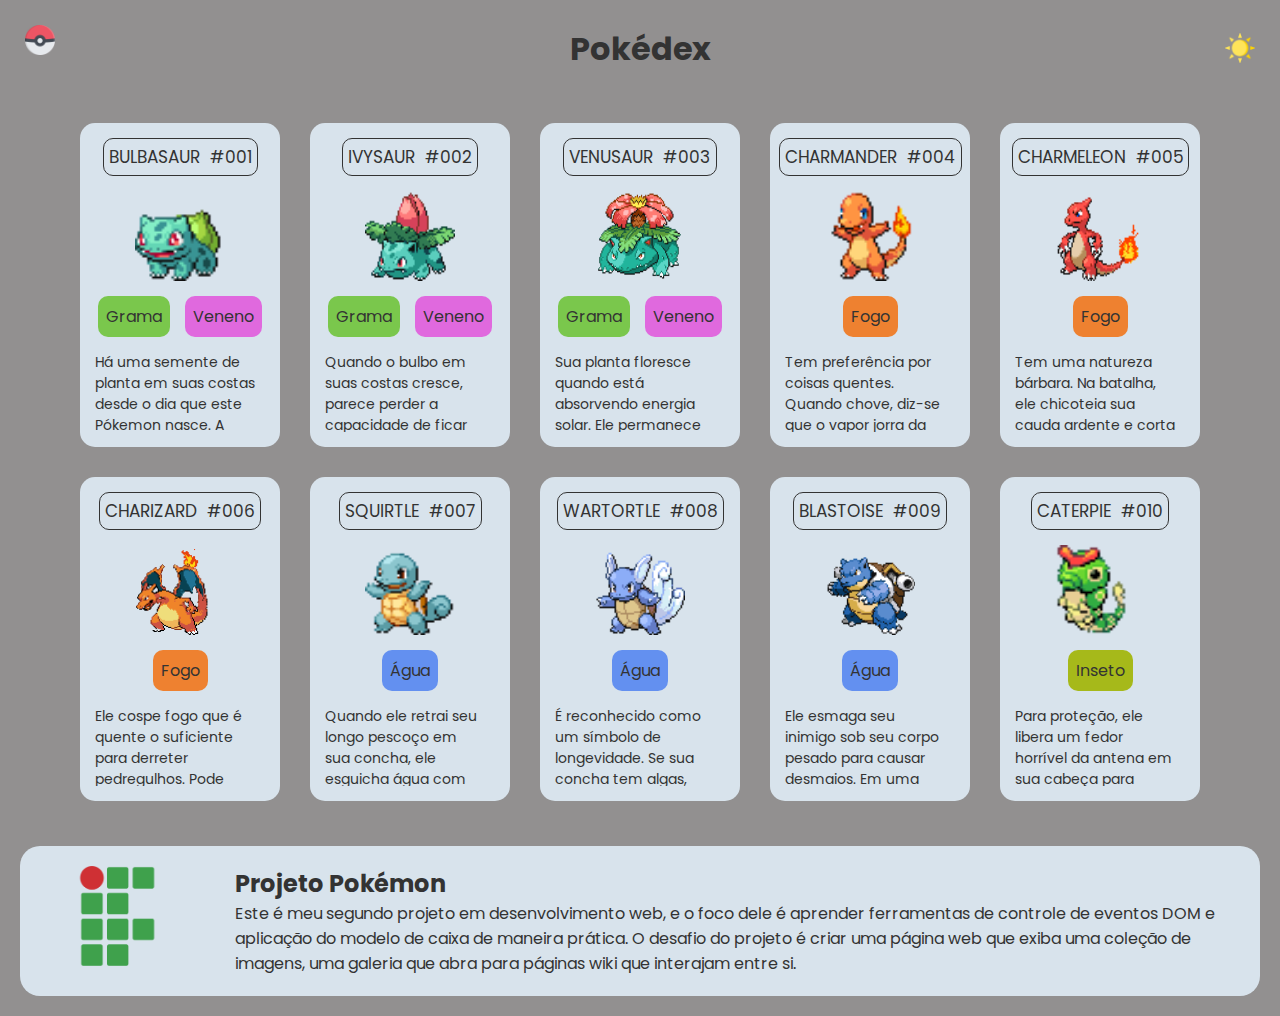
<file: index.html>
<!DOCTYPE html>
<html lang="en">
	<head>
		<meta charset="UTF-8" />
		<meta http-equiv="X-UA-Compatible" content="IE=edge" />
		<meta name="viewport" content="width=device-width, initial-scale=1.0" />
		
        <link rel="icon" href="imagens/pokeballicon.ico" type="image/x-icon"/>        
        <title>Pokédex</title>
      
		<link rel="preconnect" href="https://fonts.googleapis.com" />
		<link rel="preconnect" href="https://fonts.gstatic.com" crossorigin />
		<link rel="stylesheet" href="https://fonts.googleapis.com/css2?family=Poppins:wght@300;500;800&display=swap"/>

		<link rel="stylesheet" href="css/reset.css">
		<link rel="stylesheet" href="css/estilos.css">
		<link rel="stylesheet" href="css/scrollbar.css">
	</head>
    <body>
        <header>
            <div href="boxPage"><img src="imagens/pokeball.png" alt="pokebola" class="logo"></div>
            <h1>Pokédex</h1>
            <button id="botao-alterar-tema" onclick="alternarTema()"><img src="imagens/sun.png" alt="imagem do sol" class="imagem-botao" /></button>
        </header>
		<main>
			<ul class="listagem-pokemon">
				<li class="cartao-pokemon" onclick="abrirPagina('wiki/bulbasaur.html')">
					<div class="informacoes">
						<span>Bulbasaur</span>
						<span>#001</span>
					</div>

					<img src="imagens/bulbasaur.gif" alt="Bulbasaur" class="gif" />

					<ul class="tipos">
						<li class="tipo grama">Grama</li>
						<li class="tipo veneno">Veneno</li>
					</ul>

					<p class="descricao">Há uma semente de planta em suas costas desde o dia que este Pókemon nasce. A semente cresce lentamente.</p>
				</li>

				<li class="cartao-pokemon" onclick="abrirPagina('wiki/ivysaur.html')">
					<div class="informacoes">
						<span>Ivysaur</span>
						<span>#002</span>
					</div>

					<img src="imagens/ivysaur.gif" alt="Ivysaur" class="gif" />

					<ul class="tipos">
						<li class="tipo grama">Grama</li>
						<li class="tipo veneno">Veneno</li>
					</ul>

					<p class="descricao">Quando o bulbo em suas costas cresce, parece perder a capacidade de ficar de pé em suas patas traseiras.</p>
				</li>

				<li class="cartao-pokemon" onclick="abrirPagina('wiki/venusaur.html')">
					<div class="informacoes">
						<span>Venusaur</span>
						<span>#003</span>
					</div>

					<img src="imagens/venusaur.gif" alt="Venusaur" class="gif" />

					<ul class="tipos">
						<li class="tipo grama">Grama</li>
						<li class="tipo veneno">Veneno</li>
					</ul>

					<p class="descricao">Sua planta floresce quando está absorvendo energia solar. Ele permanece em movimento para buscar a luz solar.</p>
				</li>

				<li class="cartao-pokemon" onclick="abrirPagina('wiki/charmander.html')">
					<div class="informacoes">
						<span>Charmander</span>
						<span>#004</span>
					</div>

					<img src="imagens/charmander.gif" alt="Charmander" class="gif" />

					<ul class="tipos">
						<li class="tipo fogo">Fogo</li>
					</ul>

					<p class="descricao">Tem preferência por coisas quentes. Quando chove, diz-se que o vapor jorra da ponta de sua cauda.</p>
				</li>

				<li class="cartao-pokemon" onclick="abrirPagina('wiki/charmeleon.html')">
					<div class="informacoes">
						<span>Charmeleon</span>
						<span>#005</span>
					</div>

					<img src="imagens/charmeleon.gif" alt="Charmeleon" class="gif" />

					<ul class="tipos">
						<li class="tipo fogo">Fogo</li>
					</ul>

					<p class="descricao">Tem uma natureza bárbara. Na batalha, ele chicoteia sua cauda ardente e corta com garras afiadas.</p>
				</li>

				<li class="cartao-pokemon" onclick="abrirPagina('wiki/charizard.html')">
					<div class="informacoes">
						<span>Charizard</span>
						<span>#006</span>
					</div>

					<img src="imagens/charizard.gif" alt="Charizard" class="gif" />

					<ul class="tipos">
						<li class="tipo fogo">Fogo</li>
					</ul>

					<p class="descricao">Ele cospe fogo que é quente o suficiente para derreter pedregulhos. Pode causar incêndios florestais soprando chamas.</p>
				</li>

				<li class="cartao-pokemon" onclick="abrirPagina('wiki/squirtle.html')">
					<div class="informacoes">
						<span>Squirtle</span>
						<span>#007</span>
					</div>

					<img src="imagens/squirtle.gif" alt="Squirtle" class="gif" />

					<ul class="tipos">
						<li class="tipo agua">Água</li>
					</ul>

					<p class="descricao">Quando ele retrai seu longo pescoço em sua concha, ele esguicha água com força vigorosa.</p>
				</li>

				<li class="cartao-pokemon" onclick="abrirPagina('wiki/wartortle.html')">
					<div class="informacoes">
						<span>Wartortle</span>
						<span>#008</span>
					</div>

					<img src="imagens/wartortle.gif" alt="Wartortle" class="gif" />

					<ul class="tipos">
						<li class="tipo agua">Água</li>
					</ul>

					<p class="descricao">É reconhecido como um símbolo de longevidade. Se sua concha tem algas, esse Wartortle é muito antigo.</p>
				</li>

				<li class="cartao-pokemon" onclick="abrirPagina('wiki/blastoise.html')">
					<div class="informacoes">
						<span>Blastoise</span>
						<span>#009</span>
					</div>

					<img src="imagens/blastoise.gif" alt="Blastoise" class="gif" />

					<ul class="tipos">
						<li class="tipo agua">Água</li>
					</ul>

					<p class="descricao">Ele esmaga seu inimigo sob seu corpo pesado para causar desmaios. Em uma pitada, ele se retirará dentro de sua concha.</p>
				</li>

				<li class="cartao-pokemon" onclick="abrirPagina('wiki/caterpie.html')">
					<div class="informacoes">
						<span>Caterpie</span>
						<span>#010</span>
					</div>

					<img src="imagens/caterpie.gif" alt="Caterpie" class="gif" />

					<ul class="tipos">
						<li class="tipo inseto">Inseto</li>
					</ul>

					<p class="descricao">Para proteção, ele libera um fedor horrível da antena em sua cabeça para afastar os inimigos.</p>
				</li>
			</ul>
		</main>
		<footer>
            <div class="footersections">
                <div>
                    <img src="imagens/iflogo.png">
                </div>
                <div class="text">
                    <h2>Projeto Pokémon</h2>
                    <p>Este é meu segundo projeto em desenvolvimento web, e o foco dele é aprender ferramentas de controle de eventos DOM e aplicação do modelo de caixa de maneira prática. O desafio do projeto é criar uma página web que exiba uma coleção de imagens, uma galeria que abra para páginas wiki que interajam entre si.</p>
                </div>
            <div></div>

        </footer>

		<script src="js/index.js"></script>
	</body>
</html>
</file>
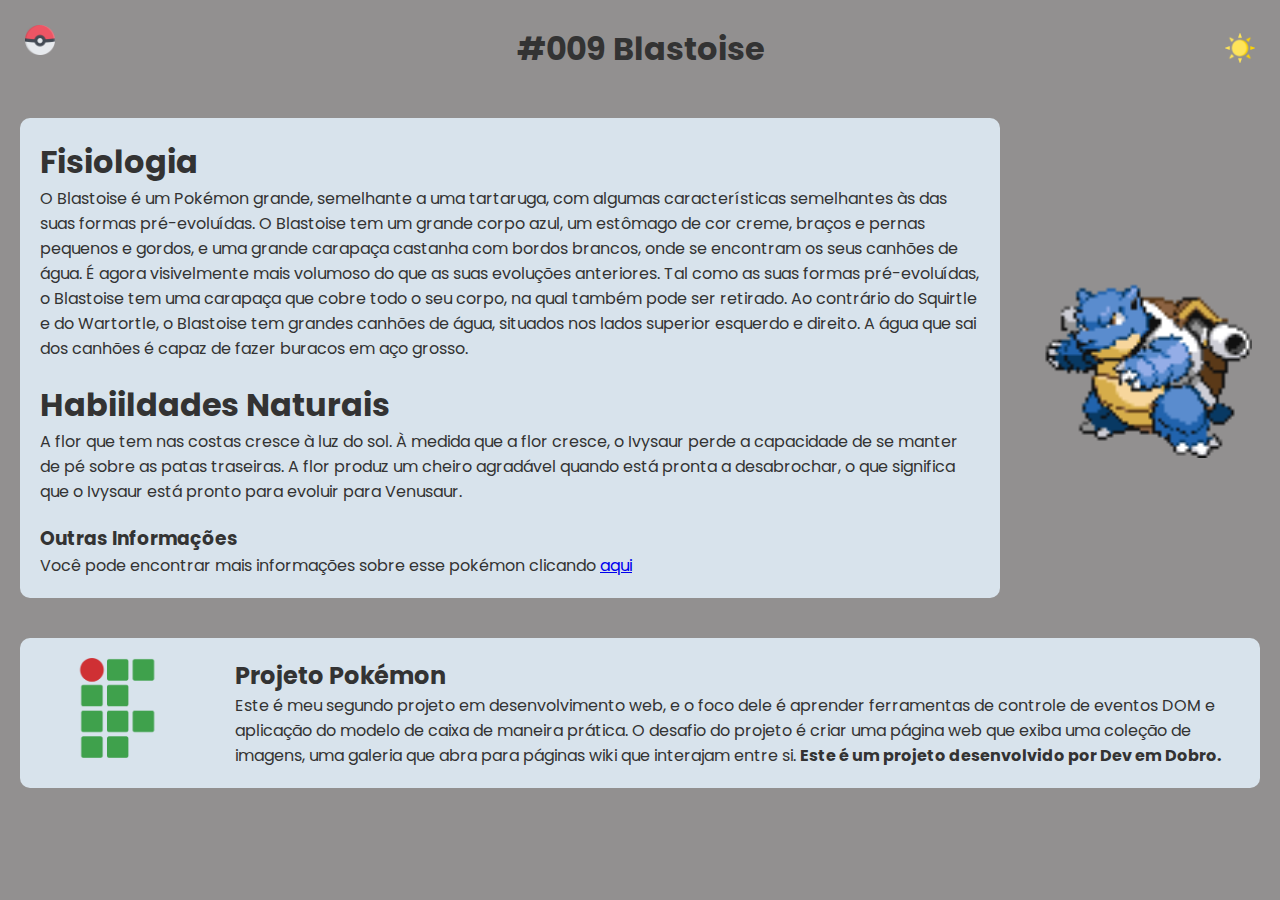
<file: wiki/blastoise.html>
<!DOCTYPE html>
<html lang="en">
	<head>
		<meta charset="UTF-8" />
		<meta http-equiv="X-UA-Compatible" content="IE=edge" />
		<meta name="viewport" content="width=device-width, initial-scale=1.0" />
		
        <link rel="icon" href="imagens/pokeballicon.ico" type="image/x-icon"/>        
        <title>Blastoise | Wiki</title>
      
		<link rel="preconnect" href="https://fonts.googleapis.com" />
		<link rel="preconnect" href="https://fonts.gstatic.com" crossorigin />
		<link rel="stylesheet" href="https://fonts.googleapis.com/css2?family=Poppins:wght@300;500;800&display=swap"/>

		<link rel="stylesheet" href="../css/reset.css">
		<link rel="stylesheet" href="../css/estilowiki.css">
		<link rel="stylesheet" href="../css/scrollbar.css">

        <script>
            function abrirPagina(url) {
                window.location.replace(url);
            }
        </script>
	</head>
    <body>
        <header>
            <div href="boxPage"><img src="../imagens/pokeball.png" alt="pokebola" class="logo" onclick="abrirPagina('../index.html')"></div>
            <h1>#009 Blastoise</h1>
            <button id="botao-alterar-tema" onclick="alternarTema()"><img src="../imagens/sun.png" alt="imagem do sol" class="imagem-botao" /></button>
        </header>
        <main>
            <section class=wikipage>
                <div class="typesections">
                        <div class="text">
                            <h1>Fisiologia</h1>
                            <p>O Blastoise é um Pokémon grande, semelhante a uma tartaruga, com algumas características semelhantes às das suas formas pré-evoluídas. O Blastoise tem um grande corpo azul, um estômago de cor creme, braços e pernas pequenos e gordos, e uma grande carapaça castanha com bordos brancos, onde se encontram os seus canhões de água. É agora visivelmente mais volumoso do que as suas evoluções anteriores. Tal como as suas formas pré-evoluídas, o Blastoise tem uma carapaça que cobre todo o seu corpo, na qual também pode ser retirado. Ao contrário do Squirtle e do Wartortle, o Blastoise tem grandes canhões de água, situados nos lados superior esquerdo e direito. A água que sai dos canhões é capaz de fazer buracos em aço grosso.</p>
                        </div>
                        <div class="text">
                            <h1>Habiildades Naturais</h1>
                            <p>A flor que tem nas costas cresce à luz do sol. À medida que a flor cresce, o Ivysaur perde a capacidade de se manter de pé sobre as patas traseiras. A flor produz um cheiro agradável quando está pronta a desabrochar, o que significa que o Ivysaur está pronto para evoluir para Venusaur.</p>
                        </div>
                        <div class="text">
                            <h3>Outras Informações</h3>
                            <p>Você pode encontrar mais informações sobre esse pokémon clicando <a href="https://pokemon.fandom.com/wiki/Blastoise" target:"black">aqui</a></p>
                        </div>
                </div>
            </section>
            <section class=wikipage>
                <img class="pokemons" src="../imagens/blastoise.gif" alt="Imagem Animada de Blastoise em 8-bit" height="200px">
            </section>
        </main>
        <footer>
            <div class="footersections">
                <div>
                    <img src="../imagens/iflogo.png">
                </div>
                <div class="text">
                    <h2>Projeto Pokémon</h2>
                    <p>Este é meu segundo projeto em desenvolvimento web, e o foco dele é aprender ferramentas de controle de eventos DOM e aplicação do modelo de caixa de maneira prática. O desafio do projeto é criar uma página web que exiba uma coleção de imagens, uma galeria que abra para páginas wiki que interajam entre si.  <strong>Este é um projeto desenvolvido por Dev em Dobro.</strong></p>
                </div>
            <div></div>

        </footer>
        <script src="../js/wiki.js"></script>
    </body>
</html>
</file>
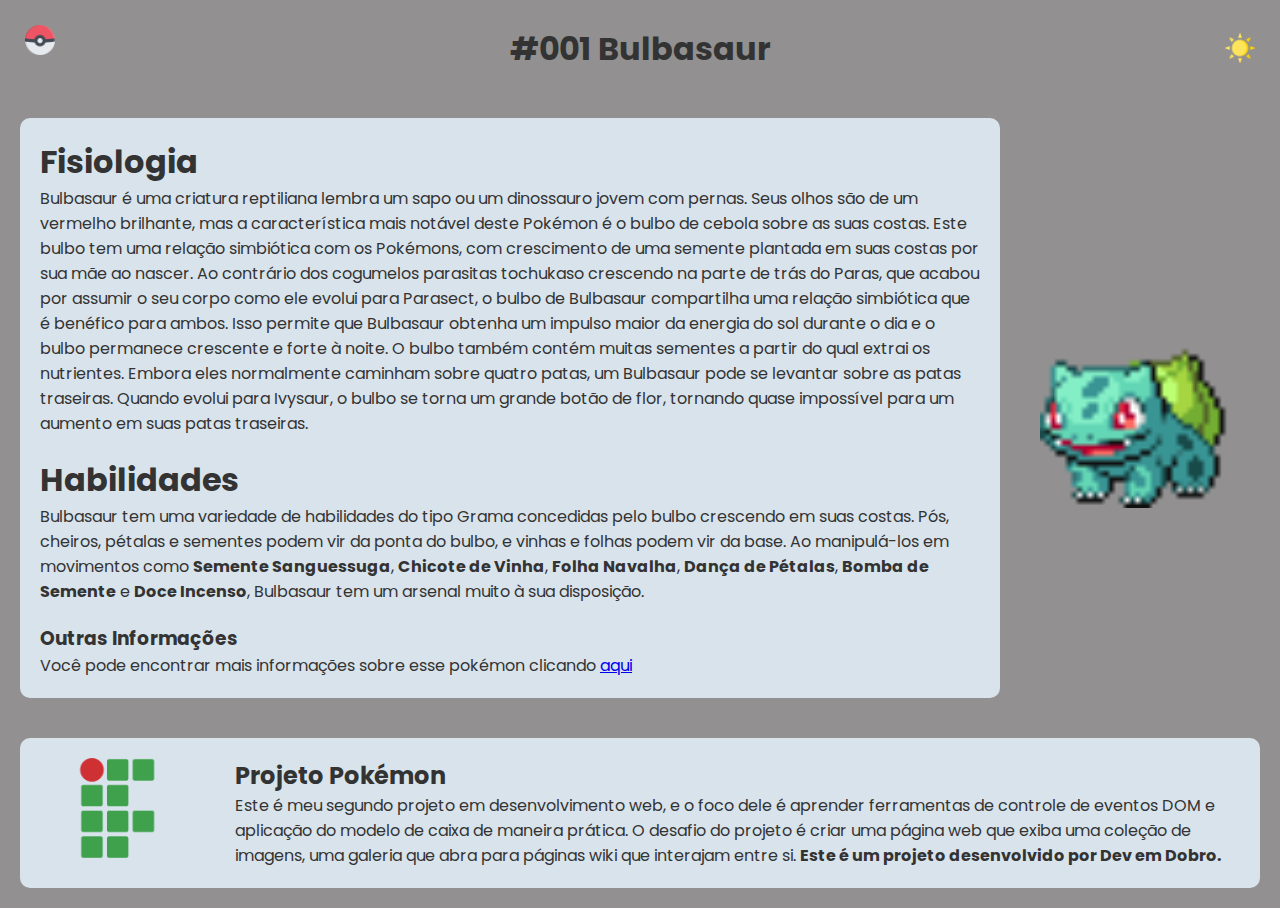
<file: wiki/bulbasaur.html>
<!DOCTYPE html>
<html lang="en">
	<head>
		<meta charset="UTF-8" />
		<meta http-equiv="X-UA-Compatible" content="IE=edge" />
		<meta name="viewport" content="width=device-width, initial-scale=1.0" />
		
        <link rel="icon" href="imagens/pokeballicon.ico" type="image/x-icon"/>        
        <title>Bulbasaur | Wiki</title>
      
		<link rel="preconnect" href="https://fonts.googleapis.com" />
		<link rel="preconnect" href="https://fonts.gstatic.com" crossorigin />
		<link rel="stylesheet" href="https://fonts.googleapis.com/css2?family=Poppins:wght@300;500;800&display=swap"/>

		<link rel="stylesheet" href="../css/reset.css">
		<link rel="stylesheet" href="../css/estilowiki.css">
		<link rel="stylesheet" href="../css/scrollbar.css">

        <script>
            function abrirPagina(url) {
                window.location.replace(url);
            }
        </script>
	</head>
    <body>
        <header>
            <div href="boxPage"><img src="../imagens/pokeball.png" alt="pokebola" class="logo" onclick="abrirPagina('../index.html')"></div>
            <h1>#001 Bulbasaur</h1>
            <button id="botao-alterar-tema" onclick="alternarTema()"><img src="../imagens/sun.png" alt="imagem do sol" class="imagem-botao" /></button>
        </header>
        <main>
            <section class=wikipage>
                <div class="typesections">
                        <div class="text">
                            <h1>Fisiologia</h1>
                            <p>Bulbasaur é uma criatura reptiliana lembra um sapo ou um dinossauro jovem com pernas. Seus olhos são de um vermelho brilhante, mas a característica mais notável deste Pokémon é o bulbo de cebola sobre as suas costas. Este bulbo tem uma relação simbiótica com os Pokémons, com crescimento de uma semente plantada em suas costas por sua mãe ao nascer. Ao contrário dos cogumelos parasitas tochukaso crescendo na parte de trás do Paras, que acabou por assumir o seu corpo como ele evolui para Parasect, o bulbo de Bulbasaur compartilha uma relação simbiótica que é benéfico para ambos. Isso permite que Bulbasaur obtenha um impulso maior da energia do sol durante o dia e o bulbo permanece crescente e forte à noite. O bulbo também contém muitas sementes a partir do qual extrai os nutrientes. Embora eles normalmente caminham sobre quatro patas, um Bulbasaur pode se levantar sobre as patas traseiras. Quando evolui para Ivysaur, o bulbo se torna um grande botão de flor, tornando quase impossível para um aumento em suas patas traseiras.</p>
                        </div>
                        <div class="text">
                            <h1>Habilidades</h1>
                            <p>Bulbasaur tem uma variedade de habilidades do tipo Grama concedidas pelo bulbo crescendo em suas costas. Pós, cheiros, pétalas e sementes podem vir da ponta do bulbo, e vinhas e folhas podem vir da base. Ao manipulá-los em movimentos como <strong>Semente Sanguessuga</strong>, <strong>Chicote de Vinha</strong>, <strong>Folha Navalha</strong>, <strong>Dança de Pétalas</strong>, <strong>Bomba de Semente</strong> e <strong>Doce Incenso</strong>, Bulbasaur tem um arsenal muito à sua disposição.</p>
                        </div>
                        <div class="text">
                            <h3>Outras Informações</h3>
                            <p>Você pode encontrar mais informações sobre esse pokémon clicando <a href="https://pokemon.fandom.com/wiki/Bulbasaur" target="blank">aqui</a></p>
                        </div>
                </div>
            </section>
            <section class="wikipage">
                    <img class="pokemons" src="../imagens/bulbasaur.gif" alt="Imagem Animada de Bulbasaur em 8-bit" height="200px">
            </section>
        </main>
        <footer>
            <div class="footersections">
                <div>
                    <img src="../imagens/iflogo.png">
                </div>
                <div class="text">
                    <h2>Projeto Pokémon</h2>
                    <p>Este é meu segundo projeto em desenvolvimento web, e o foco dele é aprender ferramentas de controle de eventos DOM e aplicação do modelo de caixa de maneira prática. O desafio do projeto é criar uma página web que exiba uma coleção de imagens, uma galeria que abra para páginas wiki que interajam entre si. <strong>Este é um projeto desenvolvido por Dev em Dobro.</strong></p>
                </div>
            <div></div>

        </footer>
        <script src="../js/wiki.js"></script>
    </body>
</html>
</file>
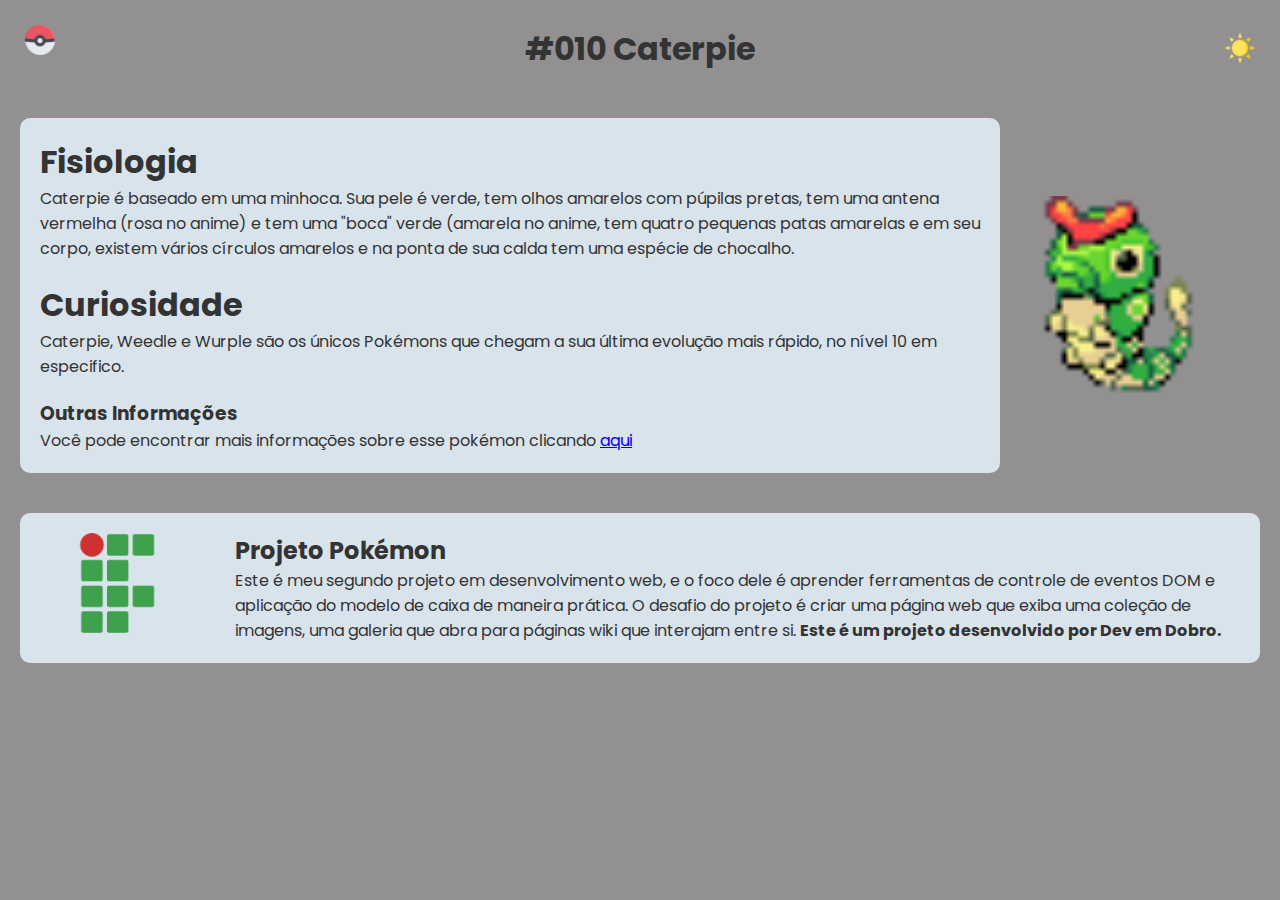
<file: wiki/caterpie.html>
<!DOCTYPE html>
<html lang="en">
	<head>
		<meta charset="UTF-8" />
		<meta http-equiv="X-UA-Compatible" content="IE=edge" />
		<meta name="viewport" content="width=device-width, initial-scale=1.0" />
		
        <link rel="icon" href="imagens/pokeballicon.ico" type="image/x-icon"/>        
        <title>Caterpie | Wiki</title>
      
		<link rel="preconnect" href="https://fonts.googleapis.com" />
		<link rel="preconnect" href="https://fonts.gstatic.com" crossorigin />
		<link rel="stylesheet" href="https://fonts.googleapis.com/css2?family=Poppins:wght@300;500;800&display=swap"/>

		<link rel="stylesheet" href="../css/reset.css">
		<link rel="stylesheet" href="../css/estilowiki.css">
		<link rel="stylesheet" href="../css/scrollbar.css">

        <script>
            function abrirPagina(url) {
                window.location.replace(url);
            }
        </script>
	</head>
    <body>
        <header>
            <div href="boxPage"><img src="../imagens/pokeball.png" alt="pokebola" class="logo" onclick="abrirPagina('../index.html')"></div>
            <h1>#010 Caterpie</h1>
            <button id="botao-alterar-tema" onclick="alternarTema()"><img src="../imagens/sun.png" alt="imagem do sol" class="imagem-botao" /></button>
        </header>
        <main>
            <section class=wikipage>
                <div class="typesections">
                        <div class="text">
                            <h1>Fisiologia</h1>
                            <p>Caterpie é baseado em uma minhoca. Sua pele é verde, tem olhos amarelos com púpilas pretas, tem uma antena vermelha &#40;rosa no anime&#41; e tem uma "boca" verde (amarela no anime, tem quatro pequenas patas amarelas e em seu corpo, existem vários círculos amarelos e na ponta de sua calda tem uma espécie de chocalho.</p>
                        </div>
                        <div class="text">
                            <h1>Curiosidade</h1>
                            <p>Caterpie, Weedle e Wurple são os únicos Pokémons que chegam a sua última evolução mais rápido, no nível 10 em especifico.</p>
                        </div>
                        <div class="text">
                            <h3>Outras Informações</h3>
                            <p>Você pode encontrar mais informações sobre esse pokémon clicando <a href="https://pokedex.fandom.com/pt-br/wiki/Caterpie" target:"black">aqui</a></p>
                        </div>
                </div>
            </section>
            <section class=wikipage>
                <img class="pokemons" src="../imagens/caterpie.gif" alt="Imagem Animada de Caterpie em 8-bit" height="200px">
            </section>
        </main>
        <footer>
            <div class="footersections">
                <div>
                    <img src="../imagens/iflogo.png">
                </div>
                <div class="text">
                    <h2>Projeto Pokémon</h2>
                    <p>Este é meu segundo projeto em desenvolvimento web, e o foco dele é aprender ferramentas de controle de eventos DOM e aplicação do modelo de caixa de maneira prática. O desafio do projeto é criar uma página web que exiba uma coleção de imagens, uma galeria que abra para páginas wiki que interajam entre si. <strong>Este é um projeto desenvolvido por Dev em Dobro.</strong></p>
                </div>
            <div></div>

        </footer>
        <script src="../js/wiki.js"></script>
    </body>
</html>
</file>
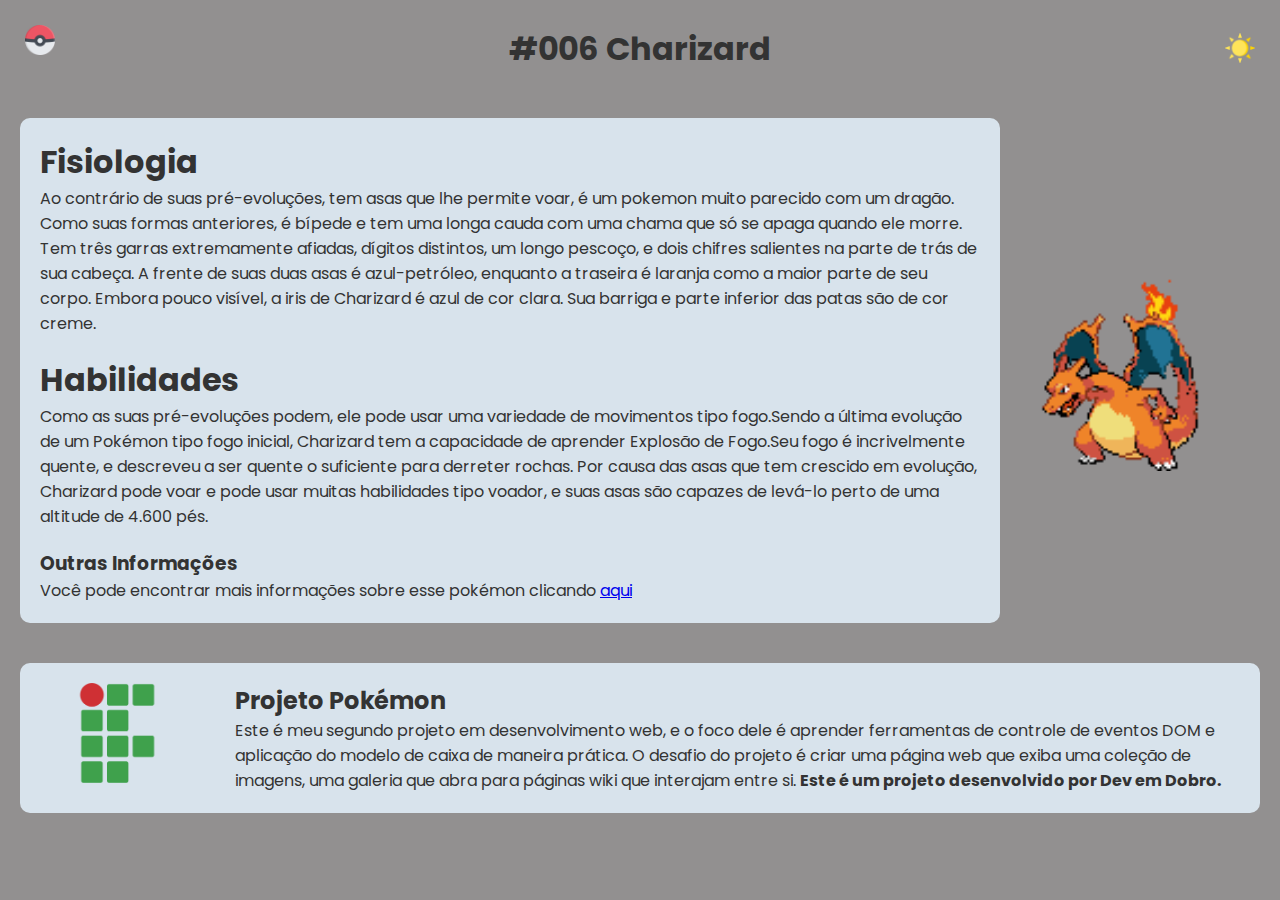
<file: wiki/charizard.html>
<!DOCTYPE html>
<html lang="en">
	<head>
		<meta charset="UTF-8" />
		<meta http-equiv="X-UA-Compatible" content="IE=edge" />
		<meta name="viewport" content="width=device-width, initial-scale=1.0" />
		
        <link rel="icon" href="imagens/pokeballicon.ico" type="image/x-icon"/>        
        <title>Charizard | Wiki</title>
      
		<link rel="preconnect" href="https://fonts.googleapis.com" />
		<link rel="preconnect" href="https://fonts.gstatic.com" crossorigin />
		<link rel="stylesheet" href="https://fonts.googleapis.com/css2?family=Poppins:wght@300;500;800&display=swap"/>

		<link rel="stylesheet" href="../css/reset.css">
		<link rel="stylesheet" href="../css/estilowiki.css">
		<link rel="stylesheet" href="../css/scrollbar.css">

        <script>
            function abrirPagina(url) {
                window.location.replace(url);
            }
        </script>
	</head>
    <body>
        <header>
            <div href="boxPage"><img src="../imagens/pokeball.png" alt="pokebola" class="logo" onclick="abrirPagina('../index.html')"></div>
            <h1>#006 Charizard</h1>
            <button id="botao-alterar-tema" onclick="alternarTema()"><img src="../imagens/sun.png" alt="imagem do sol" class="imagem-botao" /></button>
        </header>
        <main>
            <section class=wikipage>
                <div class="typesections">
                        <div class="text">
                            <h1>Fisiologia</h1>
                            <p>Ao contrário de suas pré-evoluções, tem asas que lhe permite voar, é um pokemon muito parecido com um dragão. Como suas formas anteriores, é bípede e tem uma longa cauda com uma chama que só se apaga quando ele morre. Tem três garras extremamente afiadas, dígitos distintos, um longo pescoço, e dois chifres salientes na parte de trás de sua cabeça. A frente de suas duas asas é azul-petróleo, enquanto a traseira é laranja como a maior parte de seu corpo. Embora pouco visível, a iris de Charizard é azul de cor clara. Sua barriga e parte inferior das patas são de cor creme.</p>
                        </div>
                        <div class="text">
                            <h1>Habilidades</h1>
                            <p>Como as suas pré-evoluções podem, ele pode usar uma variedade de movimentos tipo fogo.Sendo a última evolução de um  Pokémon tipo fogo inicial, Charizard tem a capacidade de aprender Explosão de Fogo.Seu fogo é incrivelmente quente, e descreveu a ser quente o suficiente para derreter rochas. Por causa das asas que tem crescido em evolução, Charizard pode voar e pode usar muitas habilidades tipo voador, e suas asas são capazes de levá-lo perto de uma altitude de 4.600 pés.</p>
                        </div>
                        <div class="text">
                            <h3>Outras Informações</h3>
                            <p>Você pode encontrar mais informações sobre esse pokémon clicando <a href="https://pokedex-br.fandom.com/pt-br/wiki/Charizard" target:"black">aqui</a></p>
                        </div>
                </div>
            </section>
            <section class=wikipage>
                <img class="pokemons" src="../imagens/charizard.gif" alt="Imagem Animada de Charizard em 8-bit" height="200px">
            </section>
        </main>
        <footer>
            <div class="footersections">
                <div>
                    <img src="../imagens/iflogo.png">
                </div>
                <div class="text">
                    <h2>Projeto Pokémon</h2>
                    <p>Este é meu segundo projeto em desenvolvimento web, e o foco dele é aprender ferramentas de controle de eventos DOM e aplicação do modelo de caixa de maneira prática. O desafio do projeto é criar uma página web que exiba uma coleção de imagens, uma galeria que abra para páginas wiki que interajam entre si. <strong>Este é um projeto desenvolvido por Dev em Dobro.</strong></p>
                </div>
            <div></div>

        </footer>
        <script src="../js/wiki.js"></script>
    </body>
</html>
</file>
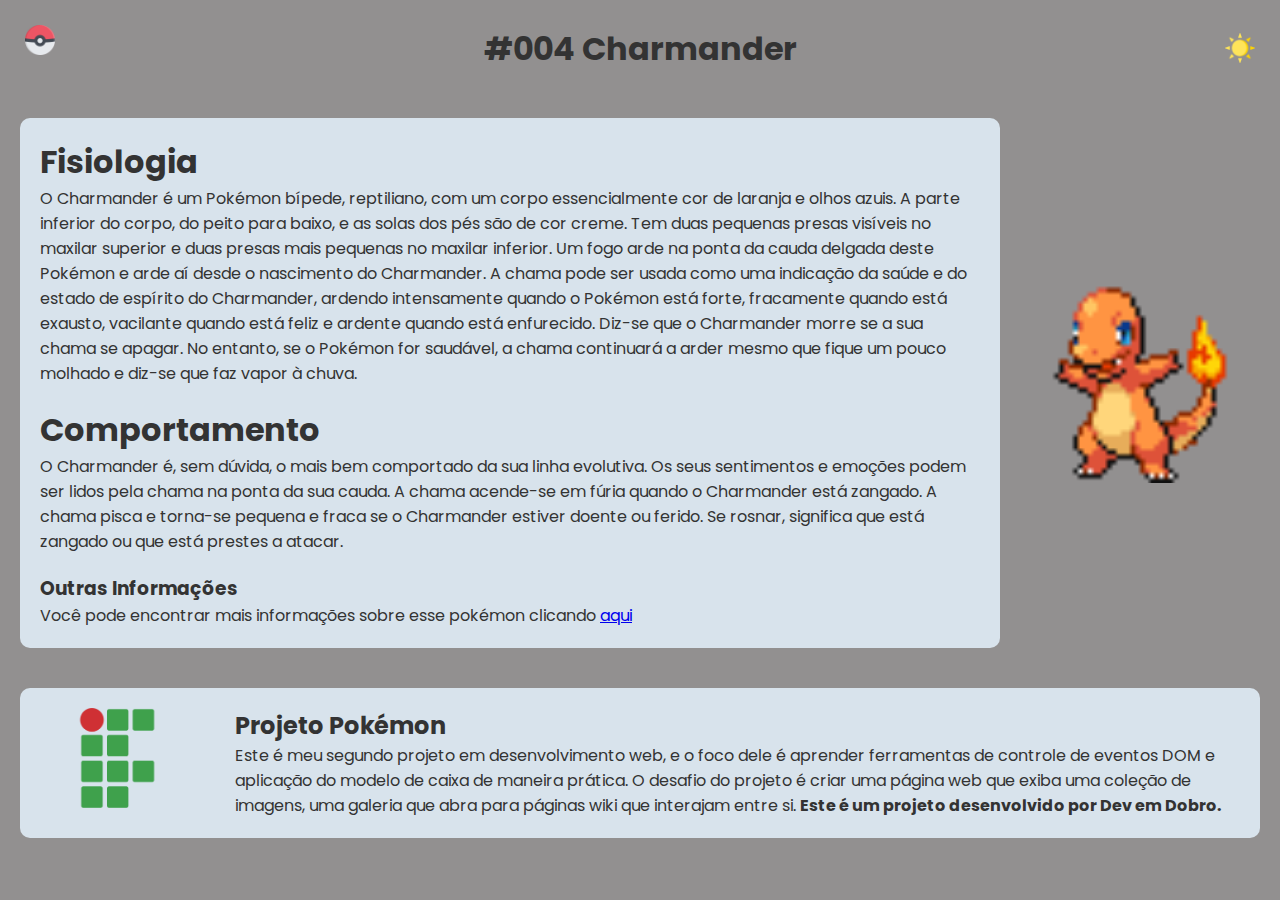
<file: wiki/charmander.html>
<!DOCTYPE html>
<html lang="en">
	<head>
		<meta charset="UTF-8" />
		<meta http-equiv="X-UA-Compatible" content="IE=edge" />
		<meta name="viewport" content="width=device-width, initial-scale=1.0" />
		
        <link rel="icon" href="imagens/pokeballicon.ico" type="image/x-icon"/>        
        <title>Charmander | Wiki</title>
      
		<link rel="preconnect" href="https://fonts.googleapis.com" />
		<link rel="preconnect" href="https://fonts.gstatic.com" crossorigin />
		<link rel="stylesheet" href="https://fonts.googleapis.com/css2?family=Poppins:wght@300;500;800&display=swap"/>

		<link rel="stylesheet" href="../css/reset.css">
		<link rel="stylesheet" href="../css/estilowiki.css">
		<link rel="stylesheet" href="../css/scrollbar.css">

        <script>
            function abrirPagina(url) {
                window.location.replace(url);
            }
        </script>
	</head>
    <body>
        <header>
            <div href="boxPage"><img src="../imagens/pokeball.png" alt="pokebola" class="logo" onclick="abrirPagina('../index.html')"></div>
            <h1>#004 Charmander</h1>
            <button id="botao-alterar-tema" onclick="alternarTema()"><img src="../imagens/sun.png" alt="imagem do sol" class="imagem-botao" /></button>
        </header>
        <main>
            <section class=wikipage>
                <div class="typesections">
                        <div class="text">
                            <h1>Fisiologia</h1>
                            <p>O Charmander é um Pokémon bípede, reptiliano, com um corpo essencialmente cor de laranja e olhos azuis. A parte inferior do corpo, do peito para baixo, e as solas dos pés são de cor creme. Tem duas pequenas presas visíveis no maxilar superior e duas presas mais pequenas no maxilar inferior. Um fogo arde na ponta da cauda delgada deste Pokémon e arde aí desde o nascimento do Charmander. A chama pode ser usada como uma indicação da saúde e do estado de espírito do Charmander, ardendo intensamente quando o Pokémon está forte, fracamente quando está exausto, vacilante quando está feliz e ardente quando está enfurecido. Diz-se que o Charmander morre se a sua chama se apagar. No entanto, se o Pokémon for saudável, a chama continuará a arder mesmo que fique um pouco molhado e diz-se que faz vapor à chuva.</p>                      
                        </div>
                        <div class="text">
                            <h1>Comportamento</h1>
                            <p>O Charmander é, sem dúvida, o mais bem comportado da sua linha evolutiva. Os seus sentimentos e emoções podem ser lidos pela chama na ponta da sua cauda. A chama acende-se em fúria quando o Charmander está zangado. A chama pisca e torna-se pequena e fraca se o Charmander estiver doente ou ferido. Se rosnar, significa que está zangado ou que está prestes a atacar.</p>
                        </div>
                        <div class="text">
                            <h3>Outras Informações</h3>
                            <p>Você pode encontrar mais informações sobre esse pokémon clicando <a href="https://pokemon.fandom.com/wiki/Charmander" target:"black">aqui</a></p>
                        </div>
                </div>
            </section>
            <section class=wikipage>
                <img class="pokemons" src="../imagens/charmander.gif" alt="Imagem Animada de Charmander em 8-bit" height="200px">
            </section>
        </main>
        <footer>
            <div class="footersections">
                <div>
                    <img src="../imagens/iflogo.png">
                </div>
                <div class="text">
                    <h2>Projeto Pokémon</h2>
                    <p>Este é meu segundo projeto em desenvolvimento web, e o foco dele é aprender ferramentas de controle de eventos DOM e aplicação do modelo de caixa de maneira prática. O desafio do projeto é criar uma página web que exiba uma coleção de imagens, uma galeria que abra para páginas wiki que interajam entre si. <strong>Este é um projeto desenvolvido por Dev em Dobro.</strong></p>
                </div>
            <div></div>

        </footer>
        <script src="../js/wiki.js"></script>
    </body>
</html>
</file>
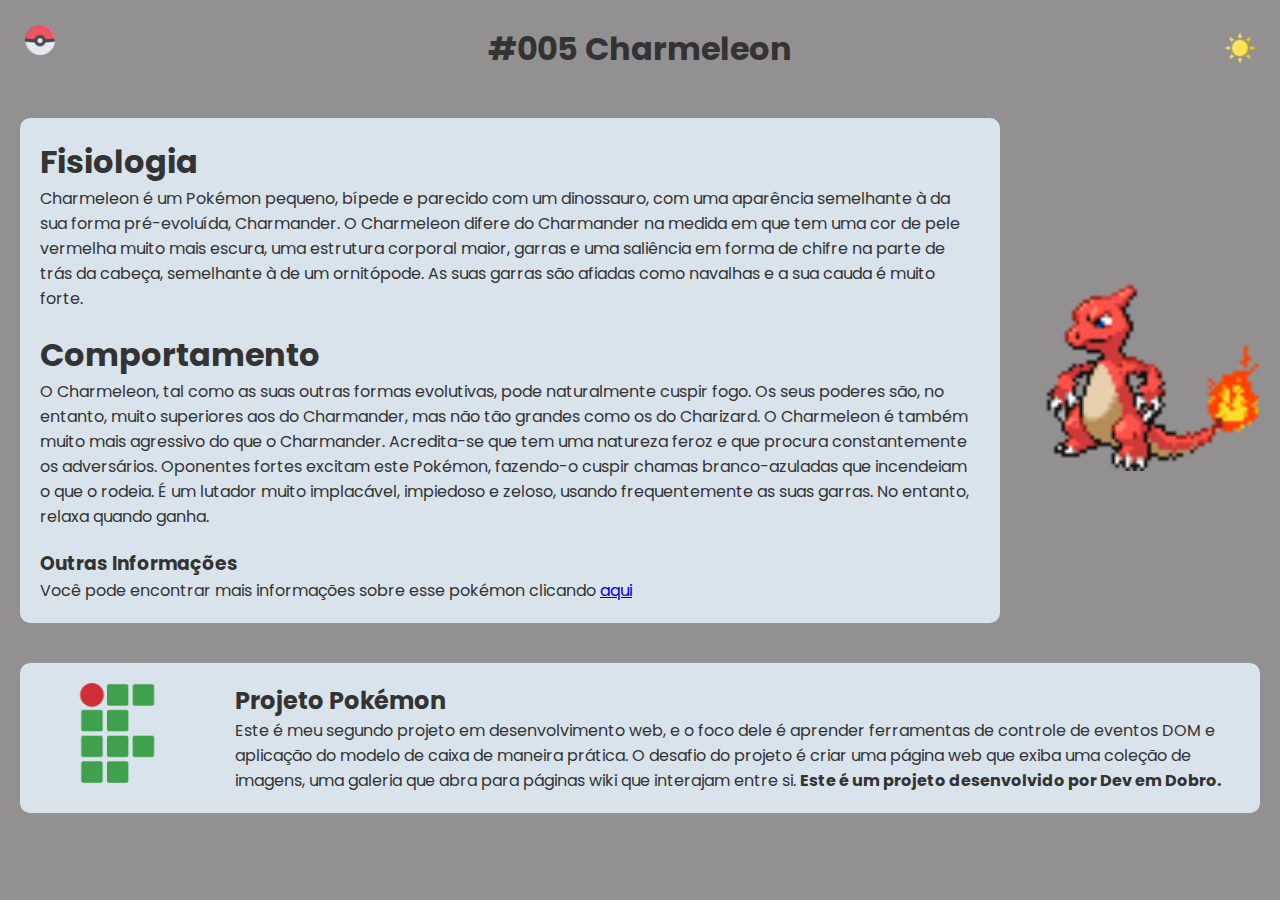
<file: wiki/charmeleon.html>
<!DOCTYPE html>
<html lang="en">
	<head>
		<meta charset="UTF-8" />
		<meta http-equiv="X-UA-Compatible" content="IE=edge" />
		<meta name="viewport" content="width=device-width, initial-scale=1.0" />
		
        <link rel="icon" href="imagens/pokeballicon.ico" type="image/x-icon"/>        
        <title>Charmeleon | Wiki</title>
      
		<link rel="preconnect" href="https://fonts.googleapis.com" />
		<link rel="preconnect" href="https://fonts.gstatic.com" crossorigin />
		<link rel="stylesheet" href="https://fonts.googleapis.com/css2?family=Poppins:wght@300;500;800&display=swap"/>

		<link rel="stylesheet" href="../css/reset.css">
		<link rel="stylesheet" href="../css/estilowiki.css">
		<link rel="stylesheet" href="../css/scrollbar.css">

        <script>
            function abrirPagina(url) {
                window.location.replace(url);
            }
        </script>
	</head>
    <body>
        <header>
            <div href="boxPage"><img src="../imagens/pokeball.png" alt="pokebola" class="logo" onclick="abrirPagina('../index.html')"></div>
            <h1>#005 Charmeleon</h1>
            <button id="botao-alterar-tema" onclick="alternarTema()"><img src="../imagens/sun.png" alt="imagem do sol" class="imagem-botao" /></button>
        </header>
        <main>
            <section class=wikipage>
                <div class="typesections">
                        <div class="text">
                            <h1>Fisiologia</h1>
                            <p>Charmeleon é um Pokémon pequeno, bípede e parecido com um dinossauro, com uma aparência semelhante à da sua forma pré-evoluída, Charmander. O Charmeleon difere do Charmander na medida em que tem uma cor de pele vermelha muito mais escura, uma estrutura corporal maior, garras e uma saliência em forma de chifre na parte de trás da cabeça, semelhante à de um ornitópode. As suas garras são afiadas como navalhas e a sua cauda é muito forte.</p>
                        </div>
                        <div class="text">
                            <h1>Comportamento</h1>
                            <p>O Charmeleon, tal como as suas outras formas evolutivas, pode naturalmente cuspir fogo. Os seus poderes são, no entanto, muito superiores aos do Charmander, mas não tão grandes como os do Charizard.

                                O Charmeleon é também muito mais agressivo do que o Charmander. Acredita-se que tem uma natureza feroz e que procura constantemente os adversários. Oponentes fortes excitam este Pokémon, fazendo-o cuspir chamas branco-azuladas que incendeiam o que o rodeia. É um lutador muito implacável, impiedoso e zeloso, usando frequentemente as suas garras. No entanto, relaxa quando ganha.</p>
                        </div>
                        <div class="text">
                            <h3>Outras Informações</h3>
                            <p>Você pode encontrar mais informações sobre esse pokémon clicando <a href="https://pokemon.fandom.com/wiki/Charmeleon" target:"black">aqui</a></p>
                        </div>
                </div>
            </section>
            <section class=wikipage>
                <img class="pokemons" src="../imagens/charmeleon.gif" alt="Imagem Animada de Charmeleon em 8-bit" height="200px">
            </section>
        </main>
        <footer>
            <div class="footersections">
                <div>
                    <img src="../imagens/iflogo.png">
                </div>
                <div class="text">
                    <h2>Projeto Pokémon</h2>
                    <p>Este é meu segundo projeto em desenvolvimento web, e o foco dele é aprender ferramentas de controle de eventos DOM e aplicação do modelo de caixa de maneira prática. O desafio do projeto é criar uma página web que exiba uma coleção de imagens, uma galeria que abra para páginas wiki que interajam entre si. <strong>Este é um projeto desenvolvido por Dev em Dobro.</strong></p>
                </div>
            <div></div>

        </footer>
        <script src="../js/wiki.js"></script>
    </body>
</html>
</file>
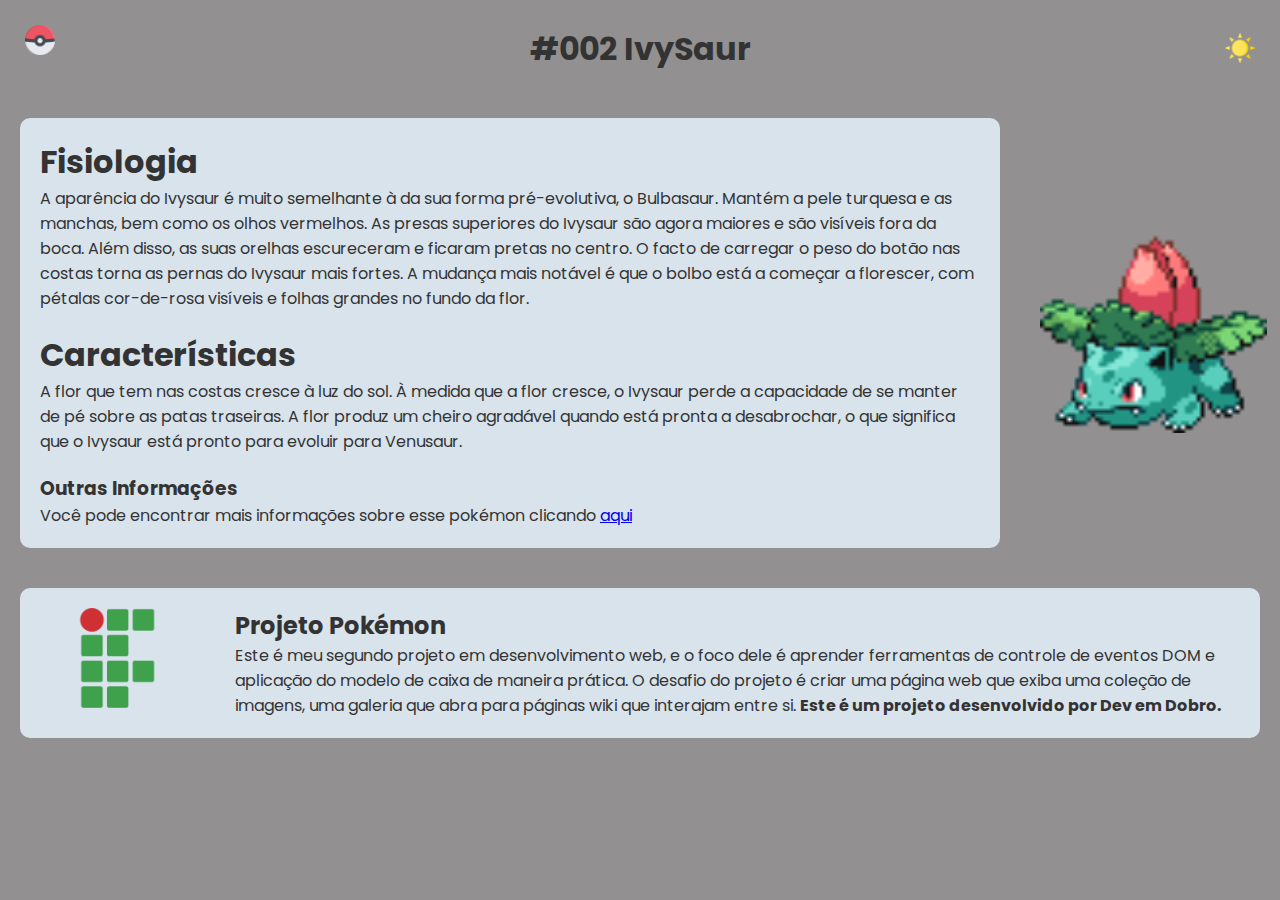
<file: wiki/ivysaur.html>
<!DOCTYPE html>
<html lang="en">
	<head>
		<meta charset="UTF-8" />
		<meta http-equiv="X-UA-Compatible" content="IE=edge" />
		<meta name="viewport" content="width=device-width, initial-scale=1.0" />
		
        <link rel="icon" href="imagens/pokeballicon.ico" type="image/x-icon"/>        
        <title>Ivysaur | Wiki</title>
      
		<link rel="preconnect" href="https://fonts.googleapis.com" />
		<link rel="preconnect" href="https://fonts.gstatic.com" crossorigin />
		<link rel="stylesheet" href="https://fonts.googleapis.com/css2?family=Poppins:wght@300;500;800&display=swap"/>

		<link rel="stylesheet" href="../css/reset.css">
		<link rel="stylesheet" href="../css/estilowiki.css">
		<link rel="stylesheet" href="../css/scrollbar.css">

        <script>
            function abrirPagina(url) {
                window.location.replace(url);
            }
        </script>
	</head>
    <body>
        <header>
            <div href="boxPage"><img src="../imagens/pokeball.png" alt="pokebola" class="logo" onclick="abrirPagina('../index.html')"></div>
            <h1>#002 IvySaur</h1>
            <button id="botao-alterar-tema" onclick="alternarTema()"><img src="../imagens/sun.png" alt="imagem do sol" class="imagem-botao" /></button>
        </header>
        <main>
            <section class=wikipage>
                <div class="typesections">
                        <div class="text">
                            <h1>Fisiologia</h1>
                            <p>A aparência do Ivysaur é muito semelhante à da sua forma pré-evolutiva, o Bulbasaur. Mantém a pele turquesa e as manchas, bem como os olhos vermelhos. As presas superiores do Ivysaur são agora maiores e são visíveis fora da boca. Além disso, as suas orelhas escureceram e ficaram pretas no centro. O facto de carregar o peso do botão nas costas torna as pernas do Ivysaur mais fortes. A mudança mais notável é que o bolbo está a começar a florescer, com pétalas cor-de-rosa visíveis e folhas grandes no fundo da flor.</p>
                        </div>
                        <div class="text">
                            <h1>Características</h1>
                            <p>A flor que tem nas costas cresce à luz do sol. À medida que a flor cresce, o Ivysaur perde a capacidade de se manter de pé sobre as patas traseiras. A flor produz um cheiro agradável quando está pronta a desabrochar, o que significa que o Ivysaur está pronto para evoluir para Venusaur.</p>
                        </div>
                        <div class="text">
                            <h3>Outras Informações</h3>
                            <p>Você pode encontrar mais informações sobre esse pokémon clicando <a href="https://pokemon.fandom.com/wiki/Ivysaur" target:"black">aqui</a></p>
                        </div>
                </div>
            </section>
            <section class=wikipage>
                <img class="pokemons" src="../imagens/ivysaur.gif" alt="Imagem Animada de Ivysaur em 8-bit" height="200px">
            </section>
        </main>
        <footer>
            <div class="footersections">
                <div>
                    <img src="../imagens/iflogo.png">
                </div>
                <div class="text">
                    <h2>Projeto Pokémon</h2>
                    <p>Este é meu segundo projeto em desenvolvimento web, e o foco dele é aprender ferramentas de controle de eventos DOM e aplicação do modelo de caixa de maneira prática. O desafio do projeto é criar uma página web que exiba uma coleção de imagens, uma galeria que abra para páginas wiki que interajam entre si. <strong>Este é um projeto desenvolvido por Dev em Dobro.</strong></p>
                </div>
            <div></div>

        </footer>
        <script src="../js/wiki.js"></script>
    </body>
</html>
</file>
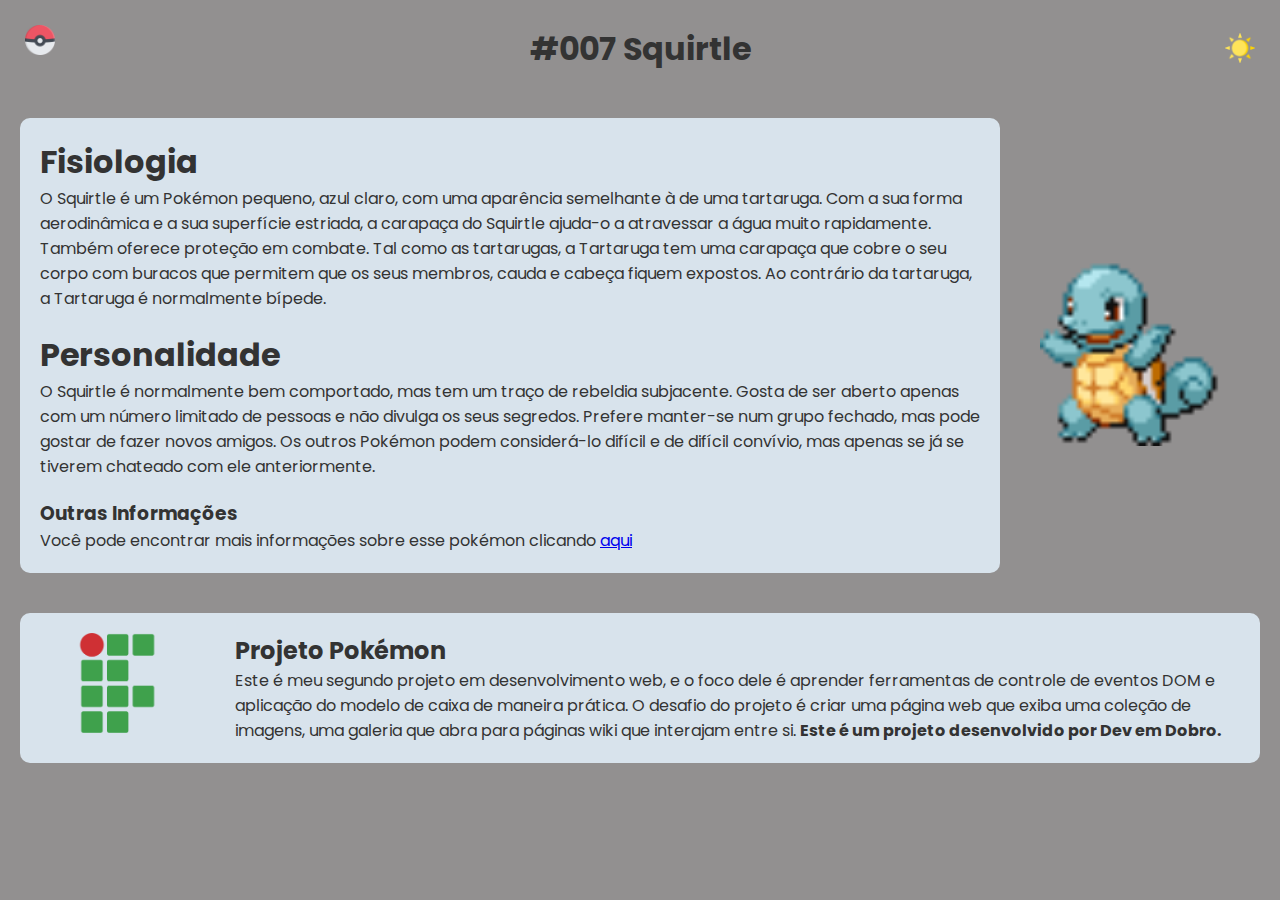
<file: wiki/squirtle.html>
<!DOCTYPE html>
<html lang="en">
	<head>
		<meta charset="UTF-8" />
		<meta http-equiv="X-UA-Compatible" content="IE=edge" />
		<meta name="viewport" content="width=device-width, initial-scale=1.0" />
		
        <link rel="icon" href="imagens/pokeballicon.ico" type="image/x-icon"/>        
        <title>Squirtle | Wiki</title>
      
		<link rel="preconnect" href="https://fonts.googleapis.com" />
		<link rel="preconnect" href="https://fonts.gstatic.com" crossorigin />
		<link rel="stylesheet" href="https://fonts.googleapis.com/css2?family=Poppins:wght@300;500;800&display=swap"/>

		<link rel="stylesheet" href="../css/reset.css">
		<link rel="stylesheet" href="../css/estilowiki.css">
		<link rel="stylesheet" href="../css/scrollbar.css">

        <script>
            function abrirPagina(url) {
                window.location.replace(url);
            }
        </script>
	</head>
    <body>
        <header>
            <div href="boxPage"><img src="../imagens/pokeball.png" alt="pokebola" class="logo" onclick="abrirPagina('../index.html')"></div>
            <h1>#007 Squirtle</h1>
            <button id="botao-alterar-tema" onclick="alternarTema()"><img src="../imagens/sun.png" alt="imagem do sol" class="imagem-botao" /></button>
        </header>
        <main>
            <section class=wikipage>
                <div class="typesections">
                        <div class="text">
                            <h1>Fisiologia</h1>
                            <p>O Squirtle é um Pokémon pequeno, azul claro, com uma aparência semelhante à de uma tartaruga. Com a sua forma aerodinâmica e a sua superfície estriada, a carapaça do Squirtle ajuda-o a atravessar a água muito rapidamente. Também oferece proteção em combate. Tal como as tartarugas, a Tartaruga tem uma carapaça que cobre o seu corpo com buracos que permitem que os seus membros, cauda e cabeça fiquem expostos. Ao contrário da tartaruga, a Tartaruga é normalmente bípede.</p>
                        </div>
                        <div class="text">
                            <h1>Personalidade</h1>
                            <p>O Squirtle é normalmente bem comportado, mas tem um traço de rebeldia subjacente. Gosta de ser aberto apenas com um número limitado de pessoas e não divulga os seus segredos. Prefere manter-se num grupo fechado, mas pode gostar de fazer novos amigos. Os outros Pokémon podem considerá-lo difícil e de difícil convívio, mas apenas se já se tiverem chateado com ele anteriormente.</p>
                        </div>
                        <div class="text">
                            <h3>Outras Informações</h3>
                            <p>Você pode encontrar mais informações sobre esse pokémon clicando <a href="https://pokemon.fandom.com/wiki/Squirtle" target:"black">aqui</a></p>
                        </div>
                </div>
            </section>
            <section class=wikipage>
                <img class="pokemons" src="../imagens/squirtle.gif" alt="Imagem Animada de Squirtle em 8-bit" height="200px">
            </section>
        </main>
        <footer>
            <div class="footersections">
                <div>
                    <img src="../imagens/iflogo.png">
                </div>
                <div class="text">
                    <h2>Projeto Pokémon</h2>
                    <p>Este é meu segundo projeto em desenvolvimento web, e o foco dele é aprender ferramentas de controle de eventos DOM e aplicação do modelo de caixa de maneira prática. O desafio do projeto é criar uma página web que exiba uma coleção de imagens, uma galeria que abra para páginas wiki que interajam entre si. <strong>Este é um projeto desenvolvido por Dev em Dobro.</strong></p>
                </div>
            <div></div>

        </footer>
        <script src="../js/wiki.js"></script>
    </body>
</html>
</file>
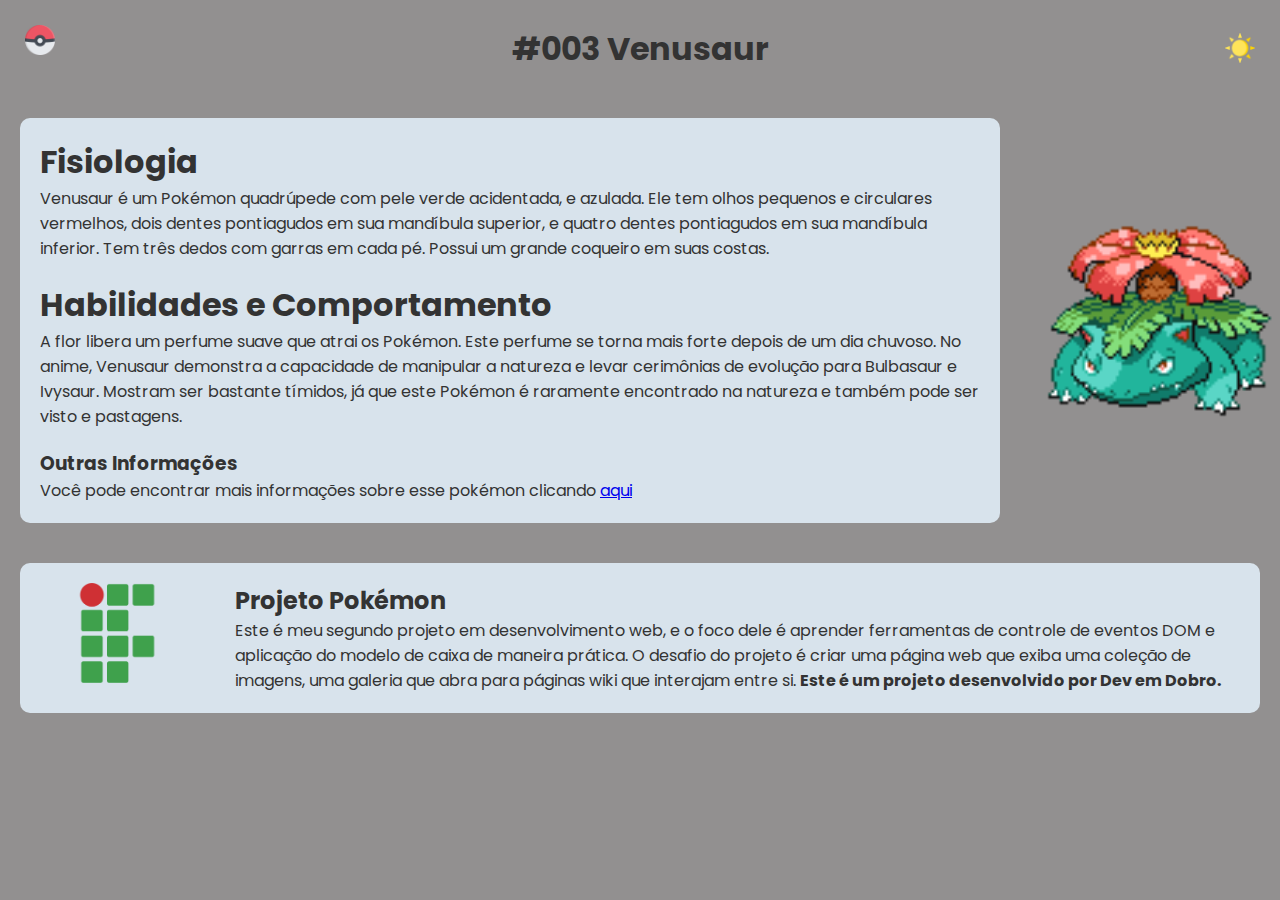
<file: wiki/venusaur.html>
<!DOCTYPE html>
<html lang="en">
	<head>
		<meta charset="UTF-8" />
		<meta http-equiv="X-UA-Compatible" content="IE=edge" />
		<meta name="viewport" content="width=device-width, initial-scale=1.0" />
		
        <link rel="icon" href="imagens/pokeballicon.ico" type="image/x-icon"/>        
        <title>Venosaur | Wiki</title>
      
		<link rel="preconnect" href="https://fonts.googleapis.com" />
		<link rel="preconnect" href="https://fonts.gstatic.com" crossorigin />
		<link rel="stylesheet" href="https://fonts.googleapis.com/css2?family=Poppins:wght@300;500;800&display=swap"/>

		<link rel="stylesheet" href="../css/reset.css">
		<link rel="stylesheet" href="../css/estilowiki.css">
		<link rel="stylesheet" href="../css/scrollbar.css">

        <script>
            function abrirPagina(url) {
                window.location.replace(url);
            }
        </script>
	</head>
    <body>
        <header>
            <div href="boxPage"><img src="../imagens/pokeball.png" alt="pokebola" class="logo" onclick="abrirPagina('../index.html')"></div>
            <h1>#003 Venusaur</h1>
            <button id="botao-alterar-tema" onclick="alternarTema()"><img src="../imagens/sun.png" alt="imagem do sol" class="imagem-botao" /></button>
        </header>
        <main>
            <section class=wikipage>
                <div class="typesections">
                        <div class="text">
                            <h1>Fisiologia</h1>
                            <p>Venusaur é um Pokémon quadrúpede com pele verde acidentada, e azulada. Ele tem olhos pequenos e circulares vermelhos, dois dentes pontiagudos em sua mandíbula superior, e quatro dentes pontiagudos em sua mandíbula inferior. Tem três dedos com garras em cada pé. Possui um grande coqueiro em suas costas.</p>
                        </div>
                        <div class="text">
                            <h1>Habilidades e Comportamento</h1>
                            <p>A flor libera um perfume suave que atrai os Pokémon. Este perfume se torna mais forte depois de um dia chuvoso. No anime, Venusaur demonstra a capacidade de manipular a natureza e levar cerimônias de evolução para Bulbasaur e Ivysaur. Mostram ser bastante tímidos, já que este Pokémon é raramente encontrado na natureza e também pode ser visto e pastagens.</p>
                        </div>
                        <div class="text">
                            <h3>Outras Informações</h3>
                            <p>Você pode encontrar mais informações sobre esse pokémon clicando <a href="https://pokedex-br.fandom.com/pt-br/wiki/Venusaur" target:"black">aqui</a></p>
                        </div>
                </div>
            </section>
            <section class=wikipage>
                <img class="pokemons" src="../imagens/venusaur.gif" alt="Imagem Animada de Venusaur em 8-bit" height="200px">
            </section>
        </main>
        <footer>
            <div class="footersections">
                <div>
                    <img src="../imagens/iflogo.png">
                </div>
                <div class="text">
                    <h2>Projeto Pokémon</h2>
                    <p>Este é meu segundo projeto em desenvolvimento web, e o foco dele é aprender ferramentas de controle de eventos DOM e aplicação do modelo de caixa de maneira prática. O desafio do projeto é criar uma página web que exiba uma coleção de imagens, uma galeria que abra para páginas wiki que interajam entre si. <strong>Este é um projeto desenvolvido por Dev em Dobro.</strong></p>
                </div>
            <div></div>

        </footer>
        <script src="../js/wiki.js"></script>
    </body>
</html>
</file>
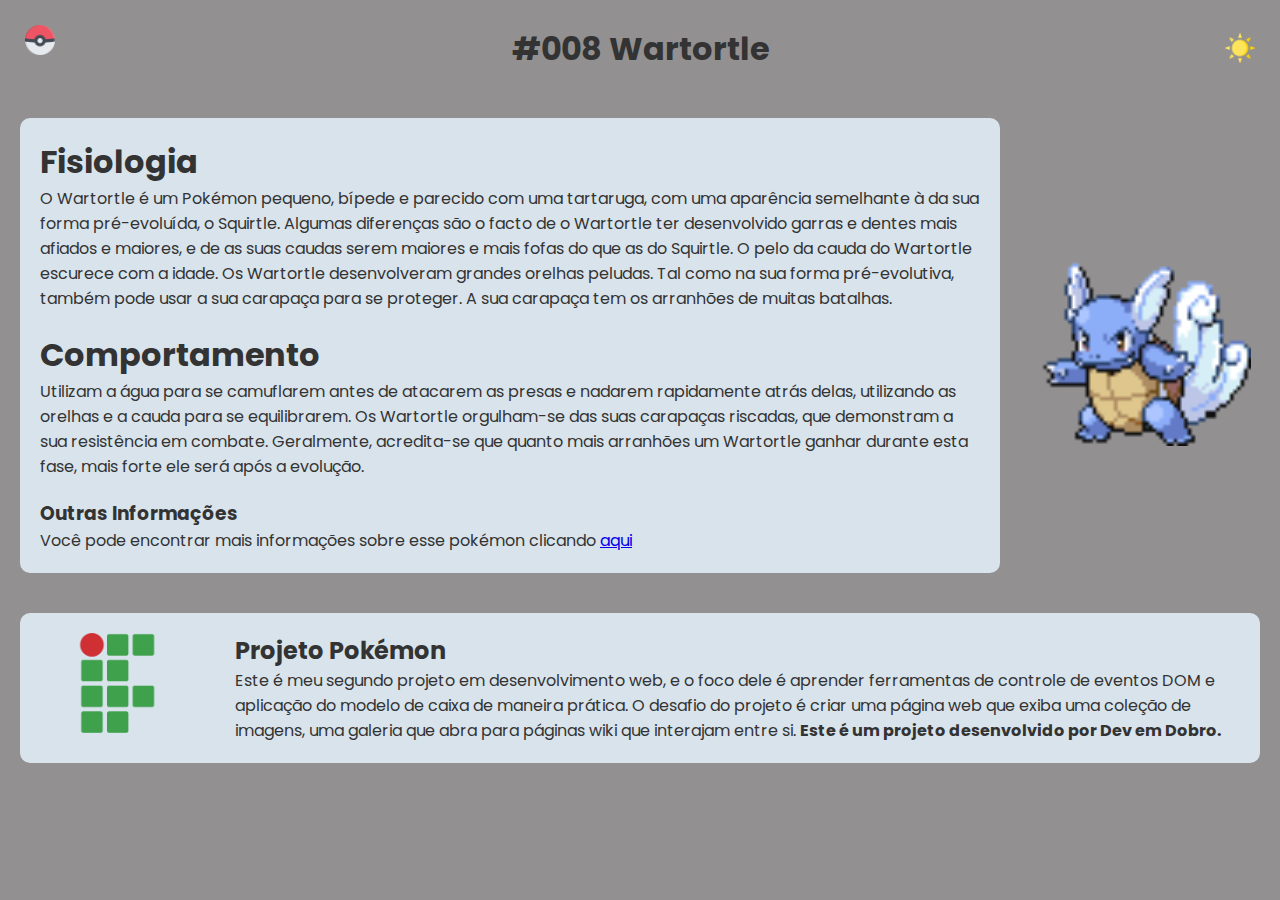
<file: wiki/wartortle.html>
<!DOCTYPE html>
<html lang="en">
	<head>
		<meta charset="UTF-8" />
		<meta http-equiv="X-UA-Compatible" content="IE=edge" />
		<meta name="viewport" content="width=device-width, initial-scale=1.0" />
		
        <link rel="icon" href="imagens/pokeballicon.ico" type="image/x-icon"/>        
        <title>Wartortle | Wiki</title>
      
		<link rel="preconnect" href="https://fonts.googleapis.com" />
		<link rel="preconnect" href="https://fonts.gstatic.com" crossorigin />
		<link rel="stylesheet" href="https://fonts.googleapis.com/css2?family=Poppins:wght@300;500;800&display=swap"/>

		<link rel="stylesheet" href="../css/reset.css">
		<link rel="stylesheet" href="../css/estilowiki.css">
		<link rel="stylesheet" href="../css/scrollbar.css">

        <script>
            function abrirPagina(url) {
                window.location.replace(url);
            }
        </script>
	</head>
    <body>
        <header>
            <div href="boxPage"><img src="../imagens/pokeball.png" alt="pokebola" class="logo" onclick="abrirPagina('../index.html')"></div>
            <h1>#008 Wartortle</h1>
            <button id="botao-alterar-tema" onclick="alternarTema()"><img src="../imagens/sun.png" alt="imagem do sol" class="imagem-botao" /></button>
        </header>
        <main>
            <section class=wikipage>
                <div class="typesections">
                        <div class="text">
                            <h1>Fisiologia</h1>
                            <p>O Wartortle é um Pokémon pequeno, bípede e parecido com uma tartaruga, com uma aparência semelhante à da sua forma pré-evoluída, o Squirtle. Algumas diferenças são o facto de o Wartortle ter desenvolvido garras e dentes mais afiados e maiores, e de as suas caudas serem maiores e mais fofas do que as do Squirtle. O pelo da cauda do Wartortle escurece com a idade. Os Wartortle desenvolveram grandes orelhas peludas. Tal como na sua forma pré-evolutiva, também pode usar a sua carapaça para se proteger. A sua carapaça tem os arranhões de muitas batalhas.</p>
                        </div>
                        <div class="text">
                            <h1>Comportamento</h1>
                            <p>Utilizam a água para se camuflarem antes de atacarem as presas e nadarem rapidamente atrás delas, utilizando as orelhas e a cauda para se equilibrarem. Os Wartortle orgulham-se das suas carapaças riscadas, que demonstram a sua resistência em combate. Geralmente, acredita-se que quanto mais arranhões um Wartortle ganhar durante esta fase, mais forte ele será após a evolução.</p>
                        </div>
                        <div class="text">
                            <h3>Outras Informações</h3>
                            <p>Você pode encontrar mais informações sobre esse pokémon clicando <a href="https://pokemon.fandom.com/wiki/Wartortle" target:"black">aqui</a></p>
                        </div>
                </div>
            </section>
            <section class=wikipage>
                <img class="pokemons" src="../imagens/wartortle.gif" alt="Imagem Animada de Wartortle em 8-bit" height="200px">
            </section>
        </main>
        <footer>
            <div class="footersections">
                <div>
                    <img src="../imagens/iflogo.png">
                </div>
                <div class="text">
                    <h2>Projeto Pokémon</h2>
                    <p>Este é meu segundo projeto em desenvolvimento web, e o foco dele é aprender ferramentas de controle de eventos DOM e aplicação do modelo de caixa de maneira prática. O desafio do projeto é criar uma página web que exiba uma coleção de imagens, uma galeria que abra para páginas wiki que interajam entre si.  <strong>Este é um projeto desenvolvido por Dev em Dobro.</strong></p>
                </div>
            <div></div>

        </footer>
        <script src="../js/wiki.js"></script>
    </body>
</html>
</file>
<file: css/estilos.css>
body {
	font-family: 'Poppins', sans-serif;
	max-width: 1280px;
	margin:0 auto;
	background-color: #5e5b5bad;
	color: #333333;
}

body.modo-escuro {
	background-color: #212121;
	color: #f5f5f5;
}

body.modo-escuro-wiki {
	background-color: #212121;
	color: #f5f5f5;
}

header {
	display: flex;
	justify-content: space-between;
	padding: 25px;
}

header .logo,
header .imagem-botao {
	width: 30px;
	transition: 0.2s ease-in-out;
}

header #botao-alterar-tema {
	background: none;
	border: none;
}

header .logo:hover,
header .imagem-botao:hover,
main .cartao-pokemon:hover {
	transform: scale(1.05);
	cursor: pointer;
}

main {
	padding: 25px;
}

main .listagem-pokemon {
	display: flex;
	flex-wrap: wrap;
	gap: 30px;
	justify-content: center;
}

main .cartao-pokemon {
	background-color: #d8e3ec;
	width: 200px;
	padding: 15px;
	display: flex;
	flex-direction: column;
	align-items: center;
	gap: 15px;
	border-radius: 15px;
	transition: 0.2s ease-in-out;
}

main .cartao-pokemon:hover {
	background-color: #96d9d6;
}

.modo-escuro .cartao-pokemon {
	background-color: #a8a8a8;
}

main .cartao-pokemon .informacoes {
	display: flex;
	justify-content: space-between;
	border: 1px solid #333333;
	border-radius: 10px;
}

main .cartao-pokemon .informacoes span {
	padding: 5px;
	text-transform: uppercase;
	font-size: 17px;
}

main .cartao-pokemon .gif {
	width: 90px;
	height: 90px;
}

main .cartao-pokemon .tipos {
	display: flex;
	gap: 15px;
}

main .cartao-pokemon .tipo {
	padding: 8px;
	border-radius: 10px;
}

.grama {
	background-color: #7ac74c;
}

.veneno {
	background-color: #df67ddfb;
}

.fogo {
	background-color: #ee8130;
}

.agua {
	background-color: #6390f0;
}

.inseto {
	background-color: #a6b91a;
}

main .descricao {
	max-height: 80px;
	overflow-y: scroll;
	font-size: 14px;
	padding-right: 10px;
}

footer{
	display: flex;
	margin: auto;
}

.footersections img {
	margin: 20px 20px 20px 20px;
	height: 100px;
}

.text {
	margin: 20px 20px 20px 20px;
}

.footersections{
	display: flex;
	background-color:  #d8e3ec;
	width: 1280px;
	border-radius: 20px;
	margin: 20px 20px 20px 20px;
}

.modo-escuro .footersections{
	display: flex;
	background-color:  #a8a8a8;
	border-radius: 10px;
	margin: 20px 20px 20px 20px;
}
</file>
<file: css/scrollbar.css>
/* ===== Scrollbar CSS ===== */

*::-webkit-scrollbar {
	width: 12px;
}

*::-webkit-scrollbar-track {
	background: #f1e9e9;
}

*::-webkit-scrollbar-thumb {
	background-color: #582965;
	border-radius: 10px;
	border: 3px solid #ffffff;
}
</file>
<file: css/estilowiki.css>
body {
	font-family: 'Poppins', sans-serif;
	max-width: 1280px;
	margin:0 auto;
	background-color: #5e5b5bad;
	color: #333333;
}

body.modo-escuro {
	background-color: #212121;
	color: #f5f5f5;
}

body.modo-escuro-wiki {
	background-color: #212121;
	color: #f5f5f5;
}

header {
	display: flex;
	justify-content: space-between;
	padding: 25px;
}

header .logo,
header .imagem-botao {
	width: 30px;
	transition: 0.2s ease-in-out;
}

header #botao-alterar-tema {
	background: none;
	border: none;
}

main,
footer{
	display: flex;
}


header .logo:hover,
header .imagem-botao:hover{
	transform: scale(1.05);
	cursor: pointer;
}

.wikipage {
	display:flex;
	align-items: center;
}

.pokemons {
    height: 200px;
    border-radius: 10px;
    margin: auto;
	margin: 20px 20px 20px 20px;
    align-items: center;
    transition: transform 0.2s ease-in-out; 
}

.pokemons:hover {
    transform: scale(1.1);
}

.typesections{
	background-color:  #d8e3ec;
	width: 980px;
	border-radius: 10px;
	margin: 20px 20px 20px 20px;
}

.footersections img {
	margin: 20px 20px 20px 20px;
	height: 100px;
}
.footersections{
	display: flex;
	background-color:  #d8e3ec;
	width: 1280px;
	border-radius: 10px;
	margin: 20px 20px 20px 20px;
}

.modo-escuro .footersections{
	display: flex;
	background-color:  #a8a8a8;
	width: 1280px;
	border-radius: 10px;
	margin: 20px 20px 20px 20px;
}

.modo-escuro .typesections{
	background-color:  #a8a8a8;
	border-radius: 10px;
	margin: 20px 20px 20px 20px;
}

.text {
	margin: 20px 20px 20px 20px;
}
</file>
